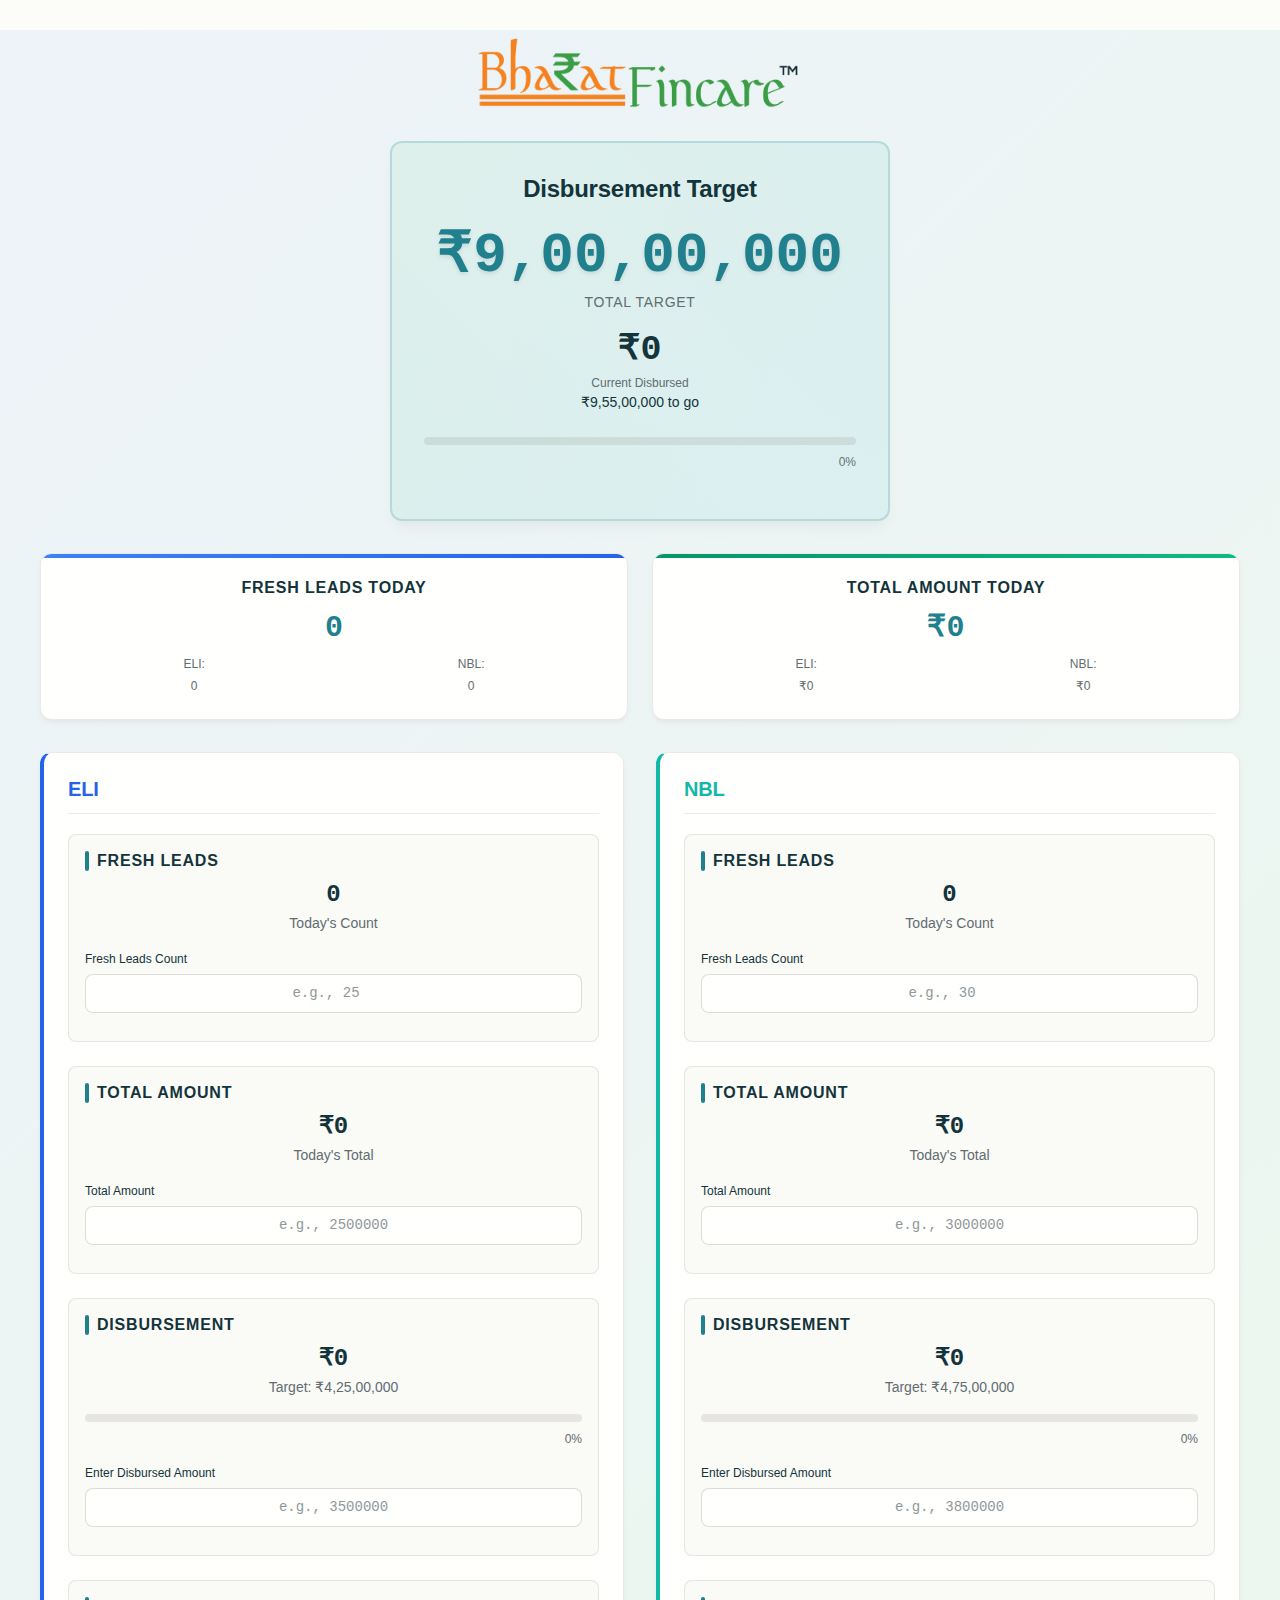
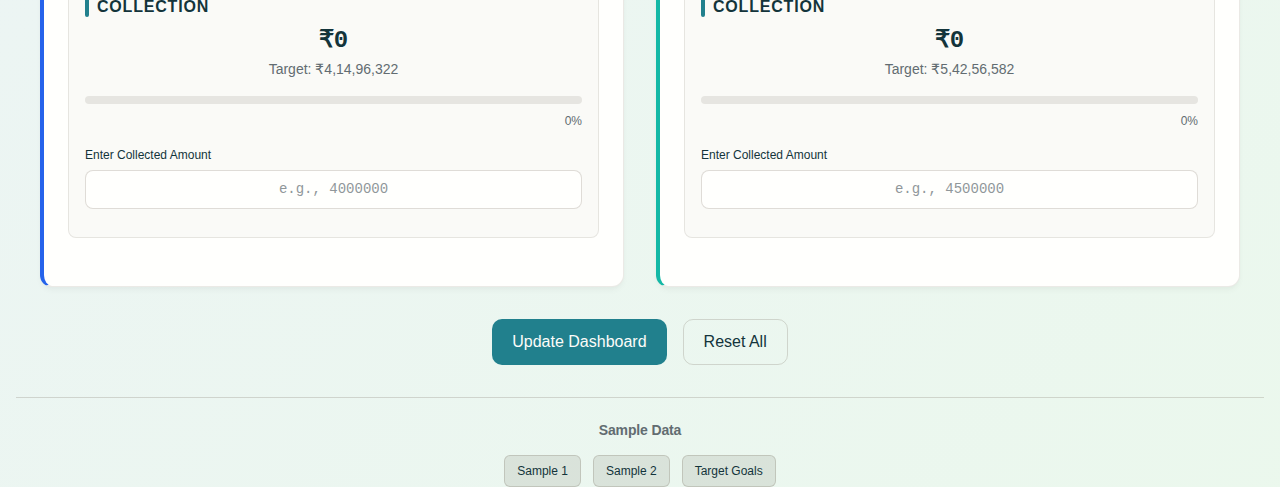
<file: index.html>
<!DOCTYPE html>
<html lang="en">

<head>
    <meta charset="UTF-8">
    <meta name="viewport" content="width=device-width, initial-scale=1.0">
    <title>Bharatfincare - Comprehensive Dashboard</title>
    <link rel="icon" type="image/x-icon" href="favicon.ico">
    <link rel="stylesheet" href="style.css">
</head>

<body>
    <img src="logo-2.png" alt="BharatFincare Logo"
        style="max-width: 350px; display: block; margin: 30px auto 20px auto;">
    <div class="container">
        <!-- Combined Target Section -->
        <section class="combined-target-section">
            <div class="combined-target-card">
                <h2 class="combined-title">Disbursement Target</h2>
                <div class="combined-target-display">
                    <div class="target-amount">₹9,00,00,000</div>
                    <div class="target-label">Total Target</div>
                </div>
                <div class="combined-current-display">
                    <div class="current-amount" id="combined-current">₹0</div>
                    <div class="current-label">Current Disbursed</div>
                    <div class="to-go-amount" id="combined-to-go"></div>
                </div>
                <div class="progress-container">
                    <div class="progress-bar">
                        <div class="progress-fill combined-progress" id="combined-progress"></div>
                    </div>
                    <div class="progress-percentage" id="combined-percentage">0%</div>
                </div>
            </div>
        </section>

        <!-- Summary Section for Fresh Leads and Total Amount -->
        <section class="summary-section">
            <div class="summary-cards">
                <div class="summary-card fresh-leads">
                    <h3>Fresh Leads Today</h3>
                    <div class="summary-value" id="total-fresh-leads">0</div>
                    <div class="summary-breakdown">
                        <span>ELI: <span id="eli-fresh-summary">0</span></span>
                        <span>NBL: <span id="nbl-fresh-summary">0</span></span>
                    </div>
                </div>
                <div class="summary-card total-amount">
                    <h3>Total Amount Today</h3>
                    <div class="summary-value" id="total-amount-summary">₹0</div>
                    <div class="summary-breakdown">
                        <span>ELI: <span id="eli-amount-summary">₹0</span></span>
                        <span>NBL: <span id="nbl-amount-summary">₹0</span></span>
                    </div>
                </div>
            </div>
        </section>

        <!-- Team Sections -->
        <div class="teams-container">
            <!-- ELI Team Section -->
            <div class="team-card" data-team="eli">
                <div class="team-header">
                    <h3 class="team-name">ELI</h3>
                    <div class="team-status" id="eli-status"></div>
                </div>

                <!-- Fresh Leads -->
                <div class="metric-section">
                    <h4>Fresh Leads</h4>
                    <div class="metric-display">
                        <div class="current-value" id="eli-fresh-leads">0</div>
                        <div class="target-value">Today's Count</div>
                    </div>
                    <div class="input-group">
                        <label for="eli-fresh-input" class="form-label">Fresh Leads Count</label>
                        <input type="number" id="eli-fresh-input" class="form-control" placeholder="e.g., 25" min="0">
                    </div>
                </div>

                <!-- Total Amount -->
                <div class="metric-section">
                    <h4>Total Amount</h4>
                    <div class="metric-display">
                        <div class="current-value" id="eli-total-amount">₹0</div>
                        <div class="target-value">Today's Total</div>
                    </div>
                    <div class="input-group">
                        <label for="eli-amount-input" class="form-label">Total Amount</label>
                        <input type="text" id="eli-amount-input" class="form-control" placeholder="e.g., 2500000"
                            inputmode="numeric">
                    </div>
                </div>

                <!-- Disbursement Section -->
                <div class="metric-section">
                    <h4>Disbursement</h4>
                    <div class="metric-display">
                        <div class="current-value" id="eli-disbursed">₹0</div>
                        <div class="target-value">Target: ₹4,25,00,000</div>
                    </div>
                    <div class="progress-container">
                        <div class="progress-bar">
                            <div class="progress-fill eli-disbursement-progress" id="eli-disbursement-progress"></div>
                        </div>
                        <div class="progress-percentage" id="eli-disbursement-percentage">0%</div>
                    </div>
                    <div class="input-group">
                        <label for="eli-disbursement-input" class="form-label">Enter Disbursed Amount</label>
                        <input type="text" id="eli-disbursement-input" class="form-control" placeholder="e.g., 3500000"
                            inputmode="numeric">
                    </div>
                </div>

                <!-- Collection Section -->
                <div class="metric-section">
                    <h4>Collection</h4>
                    <div class="metric-display">
                        <div class="current-value" id="eli-collected">₹0</div>
                        <div class="target-value">Target: ₹4,14,96,322</div>
                    </div>
                    <div class="progress-container">
                        <div class="progress-bar">
                            <div class="progress-fill eli-collection-progress" id="eli-collection-progress"></div>
                        </div>
                        <div class="progress-percentage" id="eli-collection-percentage">0%</div>
                    </div>
                    <div class="input-group">
                        <label for="eli-collection-input" class="form-label">Enter Collected Amount</label>
                        <input type="text" id="eli-collection-input" class="form-control" placeholder="e.g., 4000000"
                            inputmode="numeric">
                    </div>
                </div>
            </div>

            <!-- NBL Team Section -->
            <div class="team-card" data-team="nbl">
                <div class="team-header">
                    <h3 class="team-name">NBL</h3>
                    <div class="team-status" id="nbl-status"></div>
                </div>

                <!-- Fresh Leads -->
                <div class="metric-section">
                    <h4>Fresh Leads</h4>
                    <div class="metric-display">
                        <div class="current-value" id="nbl-fresh-leads">0</div>
                        <div class="target-value">Today's Count</div>
                    </div>
                    <div class="input-group">
                        <label for="nbl-fresh-input" class="form-label">Fresh Leads Count</label>
                        <input type="number" id="nbl-fresh-input" class="form-control" placeholder="e.g., 30" min="0">
                    </div>
                </div>

                <!-- Total Amount -->
                <div class="metric-section">
                    <h4>Total Amount</h4>
                    <div class="metric-display">
                        <div class="current-value" id="nbl-total-amount">₹0</div>
                        <div class="target-value">Today's Total</div>
                    </div>
                    <div class="input-group">
                        <label for="nbl-amount-input" class="form-label">Total Amount</label>
                        <input type="text" id="nbl-amount-input" class="form-control" placeholder="e.g., 3000000"
                            inputmode="numeric">
                    </div>
                </div>

                <!-- Disbursement Section -->
                <div class="metric-section">
                    <h4>Disbursement</h4>
                    <div class="metric-display">
                        <div class="current-value" id="nbl-disbursed">₹0</div>
                        <div class="target-value">Target: ₹4,75,00,000</div>
                    </div>
                    <div class="progress-container">
                        <div class="progress-bar">
                            <div class="progress-fill nbl-disbursement-progress" id="nbl-disbursement-progress"></div>
                        </div>
                        <div class="progress-percentage" id="nbl-disbursement-percentage">0%</div>
                    </div>
                    <div class="input-group">
                        <label for="nbl-disbursement-input" class="form-label">Enter Disbursed Amount</label>
                        <input type="text" id="nbl-disbursement-input" class="form-control" placeholder="e.g., 3800000"
                            inputmode="numeric">
                    </div>
                </div>

                <!-- Collection Section -->
                <div class="metric-section">
                    <h4>Collection</h4>
                    <div class="metric-display">
                        <div class="current-value" id="nbl-collected">₹0</div>
                        <div class="target-value">Target: ₹5,42,56,582</div>
                    </div>
                    <div class="progress-container">
                        <div class="progress-bar">
                            <div class="progress-fill nbl-collection-progress" id="nbl-collection-progress"></div>
                        </div>
                        <div class="progress-percentage" id="nbl-collection-percentage">0%</div>
                    </div>
                    <div class="input-group">
                        <label for="nbl-collection-input" class="form-label">Enter Collected Amount</label>
                        <input type="text" id="nbl-collection-input" class="form-control" placeholder="e.g., 4500000"
                            inputmode="numeric">
                    </div>
                </div>
            </div>
        </div>

        <!-- Controls Section -->
        <div class="controls-section">
            <div class="button-group">
                <button id="update-btn" class="btn btn--primary btn--lg">
                    <span class="button-text">Update Dashboard</span>
                    <span class="loading-spinner hidden"></span>
                </button>
                <button id="reset-btn" class="btn btn--outline btn--lg">Reset All</button>
            </div>
        </div>

        <!-- Sample Data Section -->
        <div class="sample-data">
            <h4>Sample Data</h4>
            <div class="sample-buttons">
                <button class="btn btn--sm btn--secondary sample-btn" data-eli-disbursed="35000000"
                    data-eli-collected="40000000" data-nbl-disbursed="38000000" data-nbl-collected="45000000"
                    data-eli-fresh="25" data-nbl-fresh="30" data-eli-amount="2500000" data-nbl-amount="3000000">Sample
                    1</button>
                <button class="btn btn--sm btn--secondary sample-btn" data-eli-disbursed="25000000"
                    data-eli-collected="30000000" data-nbl-disbursed="20000000" data-nbl-collected="25000000"
                    data-eli-fresh="15" data-nbl-fresh="20" data-eli-amount="1500000" data-nbl-amount="2000000">Sample
                    2</button>
                <button class="btn btn--sm btn--secondary sample-btn" data-eli-disbursed="44100000"
                    data-eli-collected="47386551" data-nbl-disbursed="45100000" data-nbl-collected="53336813"
                    data-eli-fresh="50" data-nbl-fresh="55" data-eli-amount="5000000" data-nbl-amount="5500000">Target
                    Goals</button>
            </div>
        </div>
    </div>

    <script src="app.js"></script>
</body>

</html>
</file>
<file: style.css>
:root {
  /* Primitive Color Tokens */
  --color-white: rgba(255, 255, 255, 1);
  --color-black: rgba(0, 0, 0, 1);
  --color-cream-50: rgba(252, 252, 249, 1);
  --color-cream-100: rgba(255, 255, 253, 1);
  --color-gray-200: rgba(245, 245, 245, 1);
  --color-gray-300: rgba(167, 169, 169, 1);
  --color-gray-400: rgba(119, 124, 124, 1);
  --color-slate-500: rgba(98, 108, 113, 1);
  --color-brown-600: rgba(94, 82, 64, 1);
  --color-charcoal-700: rgba(31, 33, 33, 1);
  --color-charcoal-800: rgba(38, 40, 40, 1);
  --color-slate-900: rgba(19, 52, 59, 1);
  --color-teal-300: rgba(50, 184, 198, 1);
  --color-teal-400: rgba(45, 166, 178, 1);
  --color-teal-500: rgba(33, 128, 141, 1);
  --color-teal-600: rgba(29, 116, 128, 1);
  --color-teal-700: rgba(26, 104, 115, 1);
  --color-teal-800: rgba(41, 150, 161, 1);
  --color-red-400: rgba(255, 84, 89, 1);
  --color-red-500: rgba(192, 21, 47, 1);
  --color-orange-400: rgba(230, 129, 97, 1);
  --color-orange-500: rgba(168, 75, 47, 1);

  /* RGB versions for opacity control */
  --color-brown-600-rgb: 94, 82, 64;
  --color-teal-500-rgb: 33, 128, 141;
  --color-slate-900-rgb: 19, 52, 59;
  --color-slate-500-rgb: 98, 108, 113;
  --color-red-500-rgb: 192, 21, 47;
  --color-red-400-rgb: 255, 84, 89;
  --color-orange-500-rgb: 168, 75, 47;
  --color-orange-400-rgb: 230, 129, 97;

  /* Background color tokens (Light Mode) */
  --color-bg-1: rgba(59, 130, 246, 0.08); /* Light blue */
  --color-bg-2: rgba(245, 158, 11, 0.08); /* Light yellow */
  --color-bg-3: rgba(34, 197, 94, 0.08); /* Light green */
  --color-bg-4: rgba(239, 68, 68, 0.08); /* Light red */
  --color-bg-5: rgba(147, 51, 234, 0.08); /* Light purple */
  --color-bg-6: rgba(249, 115, 22, 0.08); /* Light orange */
  --color-bg-7: rgba(236, 72, 153, 0.08); /* Light pink */
  --color-bg-8: rgba(6, 182, 212, 0.08); /* Light cyan */

  /* Semantic Color Tokens (Light Mode) */
  --color-background: var(--color-cream-50);
  --color-surface: var(--color-cream-100);
  --color-text: var(--color-slate-900);
  --color-text-secondary: var(--color-slate-500);
  --color-primary: var(--color-teal-500);
  --color-primary-hover: var(--color-teal-600);
  --color-primary-active: var(--color-teal-700);
  --color-secondary: rgba(var(--color-brown-600-rgb), 0.12);
  --color-secondary-hover: rgba(var(--color-brown-600-rgb), 0.2);
  --color-secondary-active: rgba(var(--color-brown-600-rgb), 0.25);
  --color-border: rgba(var(--color-brown-600-rgb), 0.2);
  --color-btn-primary-text: var(--color-cream-50);
  --color-card-border: rgba(var(--color-brown-600-rgb), 0.12);
  --color-card-border-inner: rgba(var(--color-brown-600-rgb), 0.12);
  --color-error: var(--color-red-500);
  --color-success: var(--color-teal-500);
  --color-warning: var(--color-orange-500);
  --color-info: var(--color-slate-500);
  --color-focus-ring: rgba(var(--color-teal-500-rgb), 0.4);
  --color-select-caret: rgba(var(--color-slate-900-rgb), 0.8);

  /* Common style patterns */
  --focus-ring: 0 0 0 3px var(--color-focus-ring);
  --focus-outline: 2px solid var(--color-primary);
  --status-bg-opacity: 0.15;
  --status-border-opacity: 0.25;
  --select-caret-light: url("data:image/svg+xml,%3Csvg xmlns='http://www.w3.org/2000/svg' width='16' height='16' viewBox='0 0 24 24' fill='none' stroke='%23134252' stroke-width='2' stroke-linecap='round' stroke-linejoin='round'%3E%3Cpolyline points='6 9 12 15 18 9'%3E%3C/polyline%3E%3C/svg%3E");
  --select-caret-dark: url("data:image/svg+xml,%3Csvg xmlns='http://www.w3.org/2000/svg' width='16' height='16' viewBox='0 0 24 24' fill='none' stroke='%23f5f5f5' stroke-width='2' stroke-linecap='round' stroke-linejoin='round'%3E%3Cpolyline points='6 9 12 15 18 9'%3E%3C/polyline%3E%3C/svg%3E");

  /* RGB versions for opacity control */
  --color-success-rgb: 33, 128, 141;
  --color-error-rgb: 192, 21, 47;
  --color-warning-rgb: 168, 75, 47;
  --color-info-rgb: 98, 108, 113;

  /* Typography */
  --font-family-base: "FKGroteskNeue", "Geist", "Inter", -apple-system,
    BlinkMacSystemFont, "Segoe UI", Roboto, sans-serif;
  --font-family-mono: "Berkeley Mono", ui-monospace, SFMono-Regular, Menlo,
    Monaco, Consolas, monospace;
  --font-size-xs: 11px;
  --font-size-sm: 12px;
  --font-size-base: 14px;
  --font-size-md: 14px;
  --font-size-lg: 16px;
  --font-size-xl: 18px;
  --font-size-2xl: 20px;
  --font-size-3xl: 24px;
  --font-size-4xl: 30px;
  --font-weight-normal: 400;
  --font-weight-medium: 500;
  --font-weight-semibold: 550;
  --font-weight-bold: 600;
  --line-height-tight: 1.2;
  --line-height-normal: 1.5;
  --letter-spacing-tight: -0.01em;

  /* Spacing */
  --space-0: 0;
  --space-1: 1px;
  --space-2: 2px;
  --space-4: 4px;
  --space-6: 6px;
  --space-8: 8px;
  --space-10: 10px;
  --space-12: 12px;
  --space-16: 16px;
  --space-20: 20px;
  --space-24: 24px;
  --space-32: 32px;

  /* Border Radius */
  --radius-sm: 6px;
  --radius-base: 8px;
  --radius-md: 10px;
  --radius-lg: 12px;
  --radius-full: 9999px;

  /* Shadows */
  --shadow-xs: 0 1px 2px rgba(0, 0, 0, 0.02);
  --shadow-sm: 0 1px 3px rgba(0, 0, 0, 0.04), 0 1px 2px rgba(0, 0, 0, 0.02);
  --shadow-md: 0 4px 6px -1px rgba(0, 0, 0, 0.04),
    0 2px 4px -1px rgba(0, 0, 0, 0.02);
  --shadow-lg: 0 10px 15px -3px rgba(0, 0, 0, 0.04),
    0 4px 6px -2px rgba(0, 0, 0, 0.02);
  --shadow-inset-sm: inset 0 1px 0 rgba(255, 255, 255, 0.15),
    inset 0 -1px 0 rgba(0, 0, 0, 0.03);

  /* Animation */
  --duration-fast: 150ms;
  --duration-normal: 250ms;
  --ease-standard: cubic-bezier(0.16, 1, 0.3, 1);

  /* Layout */
  --container-sm: 640px;
  --container-md: 768px;
  --container-lg: 1024px;
  --container-xl: 1280px;
}

/* Dark mode colors */
@media (prefers-color-scheme: dark) {
  :root {
    /* RGB versions for opacity control (Dark Mode) */
    --color-gray-400-rgb: 119, 124, 124;
    --color-teal-300-rgb: 50, 184, 198;
    --color-gray-300-rgb: 167, 169, 169;
    --color-gray-200-rgb: 245, 245, 245;

    /* Background color tokens (Dark Mode) */
    --color-bg-1: rgba(29, 78, 216, 0.15); /* Dark blue */
    --color-bg-2: rgba(180, 83, 9, 0.15); /* Dark yellow */
    --color-bg-3: rgba(21, 128, 61, 0.15); /* Dark green */
    --color-bg-4: rgba(185, 28, 28, 0.15); /* Dark red */
    --color-bg-5: rgba(107, 33, 168, 0.15); /* Dark purple */
    --color-bg-6: rgba(194, 65, 12, 0.15); /* Dark orange */
    --color-bg-7: rgba(190, 24, 93, 0.15); /* Dark pink */
    --color-bg-8: rgba(8, 145, 178, 0.15); /* Dark cyan */
    
    /* Semantic Color Tokens (Dark Mode) */
    --color-background: var(--color-charcoal-700);
    --color-surface: var(--color-charcoal-800);
    --color-text: var(--color-gray-200);
    --color-text-secondary: rgba(var(--color-gray-300-rgb), 0.7);
    --color-primary: var(--color-teal-300);
    --color-primary-hover: var(--color-teal-400);
    --color-primary-active: var(--color-teal-800);
    --color-secondary: rgba(var(--color-gray-400-rgb), 0.15);
    --color-secondary-hover: rgba(var(--color-gray-400-rgb), 0.25);
    --color-secondary-active: rgba(var(--color-gray-400-rgb), 0.3);
    --color-border: rgba(var(--color-gray-400-rgb), 0.3);
    --color-error: var(--color-red-400);
    --color-success: var(--color-teal-300);
    --color-warning: var(--color-orange-400);
    --color-info: var(--color-gray-300);
    --color-focus-ring: rgba(var(--color-teal-300-rgb), 0.4);
    --color-btn-primary-text: var(--color-slate-900);
    --color-card-border: rgba(var(--color-gray-400-rgb), 0.2);
    --color-card-border-inner: rgba(var(--color-gray-400-rgb), 0.15);
    --shadow-inset-sm: inset 0 1px 0 rgba(255, 255, 255, 0.1),
      inset 0 -1px 0 rgba(0, 0, 0, 0.15);
    --button-border-secondary: rgba(var(--color-gray-400-rgb), 0.2);
    --color-border-secondary: rgba(var(--color-gray-400-rgb), 0.2);
    --color-select-caret: rgba(var(--color-gray-200-rgb), 0.8);

    /* Common style patterns - updated for dark mode */
    --focus-ring: 0 0 0 3px var(--color-focus-ring);
    --focus-outline: 2px solid var(--color-primary);
    --status-bg-opacity: 0.15;
    --status-border-opacity: 0.25;
    --select-caret-light: url("data:image/svg+xml,%3Csvg xmlns='http://www.w3.org/2000/svg' width='16' height='16' viewBox='0 0 24 24' fill='none' stroke='%23134252' stroke-width='2' stroke-linecap='round' stroke-linejoin='round'%3E%3Cpolyline points='6 9 12 15 18 9'%3E%3C/polyline%3E%3C/svg%3E");
    --select-caret-dark: url("data:image/svg+xml,%3Csvg xmlns='http://www.w3.org/2000/svg' width='16' height='16' viewBox='0 0 24 24' fill='none' stroke='%23f5f5f5' stroke-width='2' stroke-linecap='round' stroke-linejoin='round'%3E%3Cpolyline points='6 9 12 15 18 9'%3E%3C/polyline%3E%3C/svg%3E");

    /* RGB versions for dark mode */
    --color-success-rgb: var(--color-teal-300-rgb);
    --color-error-rgb: var(--color-red-400-rgb);
    --color-warning-rgb: var(--color-orange-400-rgb);
    --color-info-rgb: var(--color-gray-300-rgb);
  }
}

/* Data attribute for manual theme switching */
[data-color-scheme="dark"] {
  /* RGB versions for opacity control (dark mode) */
  --color-gray-400-rgb: 119, 124, 124;
  --color-teal-300-rgb: 50, 184, 198;
  --color-gray-300-rgb: 167, 169, 169;
  --color-gray-200-rgb: 245, 245, 245;

  /* Colorful background palette - Dark Mode */
  --color-bg-1: rgba(29, 78, 216, 0.15); /* Dark blue */
  --color-bg-2: rgba(180, 83, 9, 0.15); /* Dark yellow */
  --color-bg-3: rgba(21, 128, 61, 0.15); /* Dark green */
  --color-bg-4: rgba(185, 28, 28, 0.15); /* Dark red */
  --color-bg-5: rgba(107, 33, 168, 0.15); /* Dark purple */
  --color-bg-6: rgba(194, 65, 12, 0.15); /* Dark orange */
  --color-bg-7: rgba(190, 24, 93, 0.15); /* Dark pink */
  --color-bg-8: rgba(8, 145, 178, 0.15); /* Dark cyan */
  
  /* Semantic Color Tokens (Dark Mode) */
  --color-background: var(--color-charcoal-700);
  --color-surface: var(--color-charcoal-800);
  --color-text: var(--color-gray-200);
  --color-text-secondary: rgba(var(--color-gray-300-rgb), 0.7);
  --color-primary: var(--color-teal-300);
  --color-primary-hover: var(--color-teal-400);
  --color-primary-active: var(--color-teal-800);
  --color-secondary: rgba(var(--color-gray-400-rgb), 0.15);
  --color-secondary-hover: rgba(var(--color-gray-400-rgb), 0.25);
  --color-secondary-active: rgba(var(--color-gray-400-rgb), 0.3);
  --color-border: rgba(var(--color-gray-400-rgb), 0.3);
  --color-error: var(--color-red-400);
  --color-success: var(--color-teal-300);
  --color-warning: var(--color-orange-400);
  --color-info: var(--color-gray-300);
  --color-focus-ring: rgba(var(--color-teal-300-rgb), 0.4);
  --color-btn-primary-text: var(--color-slate-900);
  --color-card-border: rgba(var(--color-gray-400-rgb), 0.15);
  --color-card-border-inner: rgba(var(--color-gray-400-rgb), 0.15);
  --shadow-inset-sm: inset 0 1px 0 rgba(255, 255, 255, 0.1),
    inset 0 -1px 0 rgba(0, 0, 0, 0.15);
  --color-border-secondary: rgba(var(--color-gray-400-rgb), 0.2);
  --color-select-caret: rgba(var(--color-gray-200-rgb), 0.8);

  /* Common style patterns - updated for dark mode */
  --focus-ring: 0 0 0 3px var(--color-focus-ring);
  --focus-outline: 2px solid var(--color-primary);
  --status-bg-opacity: 0.15;
  --status-border-opacity: 0.25;
  --select-caret-light: url("data:image/svg+xml,%3Csvg xmlns='http://www.w3.org/2000/svg' width='16' height='16' viewBox='0 0 24 24' fill='none' stroke='%23134252' stroke-width='2' stroke-linecap='round' stroke-linejoin='round'%3E%3Cpolyline points='6 9 12 15 18 9'%3E%3C/polyline%3E%3C/svg%3E");
  --select-caret-dark: url("data:image/svg+xml,%3Csvg xmlns='http://www.w3.org/2000/svg' width='16' height='16' viewBox='0 0 24 24' fill='none' stroke='%23f5f5f5' stroke-width='2' stroke-linecap='round' stroke-linejoin='round'%3E%3Cpolyline points='6 9 12 15 18 9'%3E%3C/polyline%3E%3C/svg%3E");

  /* RGB versions for dark mode */
  --color-success-rgb: var(--color-teal-300-rgb);
  --color-error-rgb: var(--color-red-400-rgb);
  --color-warning-rgb: var(--color-orange-400-rgb);
  --color-info-rgb: var(--color-gray-300-rgb);
}

[data-color-scheme="light"] {
  /* RGB versions for opacity control (light mode) */
  --color-brown-600-rgb: 94, 82, 64;
  --color-teal-500-rgb: 33, 128, 141;
  --color-slate-900-rgb: 19, 52, 59;
  
  /* Semantic Color Tokens (Light Mode) */
  --color-background: var(--color-cream-50);
  --color-surface: var(--color-cream-100);
  --color-text: var(--color-slate-900);
  --color-text-secondary: var(--color-slate-500);
  --color-primary: var(--color-teal-500);
  --color-primary-hover: var(--color-teal-600);
  --color-primary-active: var(--color-teal-700);
  --color-secondary: rgba(var(--color-brown-600-rgb), 0.12);
  --color-secondary-hover: rgba(var(--color-brown-600-rgb), 0.2);
  --color-secondary-active: rgba(var(--color-brown-600-rgb), 0.25);
  --color-border: rgba(var(--color-brown-600-rgb), 0.2);
  --color-btn-primary-text: var(--color-cream-50);
  --color-card-border: rgba(var(--color-brown-600-rgb), 0.12);
  --color-card-border-inner: rgba(var(--color-brown-600-rgb), 0.12);
  --color-error: var(--color-red-500);
  --color-success: var(--color-teal-500);
  --color-warning: var(--color-orange-500);
  --color-info: var(--color-slate-500);
  --color-focus-ring: rgba(var(--color-teal-500-rgb), 0.4);

  /* RGB versions for light mode */
  --color-success-rgb: var(--color-teal-500-rgb);
  --color-error-rgb: var(--color-red-500-rgb);
  --color-warning-rgb: var(--color-orange-500-rgb);
  --color-info-rgb: var(--color-slate-500-rgb);
}

/* Base styles */
html {
  font-size: var(--font-size-base);
  font-family: var(--font-family-base);
  line-height: var(--line-height-normal);
  color: var(--color-text);
  background-color: var(--color-background);
  -webkit-font-smoothing: antialiased;
  box-sizing: border-box;
}

body {
  margin: 0;
  padding: 0;
}

*,
*::before,
*::after {
  box-sizing: inherit;
}

/* Typography */
h1,
h2,
h3,
h4,
h5,
h6 {
  margin: 0;
  font-weight: var(--font-weight-semibold);
  line-height: var(--line-height-tight);
  color: var(--color-text);
  letter-spacing: var(--letter-spacing-tight);
}

h1 {
  font-size: var(--font-size-4xl);
}
h2 {
  font-size: var(--font-size-3xl);
}
h3 {
  font-size: var(--font-size-2xl);
}
h4 {
  font-size: var(--font-size-xl);
}
h5 {
  font-size: var(--font-size-lg);
}
h6 {
  font-size: var(--font-size-md);
}

p {
  margin: 0 0 var(--space-16) 0;
}

a {
  color: var(--color-primary);
  text-decoration: none;
  transition: color var(--duration-fast) var(--ease-standard);
}

a:hover {
  color: var(--color-primary-hover);
}

code,
pre {
  font-family: var(--font-family-mono);
  font-size: calc(var(--font-size-base) * 0.95);
  background-color: var(--color-secondary);
  border-radius: var(--radius-sm);
}

code {
  padding: var(--space-1) var(--space-4);
}

pre {
  padding: var(--space-16);
  margin: var(--space-16) 0;
  overflow: auto;
  border: 1px solid var(--color-border);
}

pre code {
  background: none;
  padding: 0;
}

/* Buttons */
.btn {
  display: inline-flex;
  align-items: center;
  justify-content: center;
  padding: var(--space-8) var(--space-16);
  border-radius: var(--radius-base);
  font-size: var(--font-size-base);
  font-weight: 500;
  line-height: 1.5;
  cursor: pointer;
  transition: all var(--duration-normal) var(--ease-standard);
  border: none;
  text-decoration: none;
  position: relative;
}

.btn:focus-visible {
  outline: none;
  box-shadow: var(--focus-ring);
}

.btn--primary {
  background: var(--color-primary);
  color: var(--color-btn-primary-text);
}

.btn--primary:hover {
  background: var(--color-primary-hover);
}

.btn--primary:active {
  background: var(--color-primary-active);
}

.btn--secondary {
  background: var(--color-secondary);
  color: var(--color-text);
}

.btn--secondary:hover {
  background: var(--color-secondary-hover);
}

.btn--secondary:active {
  background: var(--color-secondary-active);
}

.btn--outline {
  background: transparent;
  border: 1px solid var(--color-border);
  color: var(--color-text);
}

.btn--outline:hover {
  background: var(--color-secondary);
}

.btn--sm {
  padding: var(--space-4) var(--space-12);
  font-size: var(--font-size-sm);
  border-radius: var(--radius-sm);
}

.btn--lg {
  padding: var(--space-10) var(--space-20);
  font-size: var(--font-size-lg);
  border-radius: var(--radius-md);
}

.btn--full-width {
  width: 100%;
}

.btn:disabled {
  opacity: 0.5;
  cursor: not-allowed;
}

/* Form elements */
.form-control {
  display: block;
  width: 100%;
  padding: var(--space-8) var(--space-12);
  font-size: var(--font-size-md);
  line-height: 1.5;
  color: var(--color-text);
  background-color: var(--color-surface);
  border: 1px solid var(--color-border);
  border-radius: var(--radius-base);
  transition: border-color var(--duration-fast) var(--ease-standard),
    box-shadow var(--duration-fast) var(--ease-standard);
}

textarea.form-control {
  font-family: var(--font-family-base);
  font-size: var(--font-size-base);
}

select.form-control {
  padding: var(--space-8) var(--space-12);
  -webkit-appearance: none;
  -moz-appearance: none;
  appearance: none;
  background-image: var(--select-caret-light);
  background-repeat: no-repeat;
  background-position: right var(--space-12) center;
  background-size: 16px;
  padding-right: var(--space-32);
}

/* Add a dark mode specific caret */
@media (prefers-color-scheme: dark) {
  select.form-control {
    background-image: var(--select-caret-dark);
  }
}

/* Also handle data-color-scheme */
[data-color-scheme="dark"] select.form-control {
  background-image: var(--select-caret-dark);
}

[data-color-scheme="light"] select.form-control {
  background-image: var(--select-caret-light);
}

.form-control:focus {
  border-color: var(--color-primary);
  outline: var(--focus-outline);
}

.form-label {
  display: block;
  margin-bottom: var(--space-8);
  font-weight: var(--font-weight-medium);
  font-size: var(--font-size-sm);
}

.form-group {
  margin-bottom: var(--space-16);
}

/* Card component */
.card {
  background-color: var(--color-surface);
  border-radius: var(--radius-lg);
  border: 1px solid var(--color-card-border);
  box-shadow: var(--shadow-sm);
  overflow: hidden;
  transition: box-shadow var(--duration-normal) var(--ease-standard);
}

.card:hover {
  box-shadow: var(--shadow-md);
}

.card__body {
  padding: var(--space-16);
}

.card__header,
.card__footer {
  padding: var(--space-16);
  border-bottom: 1px solid var(--color-card-border-inner);
}

/* Status indicators - simplified with CSS variables */
.status {
  display: inline-flex;
  align-items: center;
  padding: var(--space-6) var(--space-12);
  border-radius: var(--radius-full);
  font-weight: var(--font-weight-medium);
  font-size: var(--font-size-sm);
}

.status--success {
  background-color: rgba(
    var(--color-success-rgb, 33, 128, 141),
    var(--status-bg-opacity)
  );
  color: var(--color-success);
  border: 1px solid
    rgba(var(--color-success-rgb, 33, 128, 141), var(--status-border-opacity));
}

.status--error {
  background-color: rgba(
    var(--color-error-rgb, 192, 21, 47),
    var(--status-bg-opacity)
  );
  color: var(--color-error);
  border: 1px solid
    rgba(var(--color-error-rgb, 192, 21, 47), var(--status-border-opacity));
}

.status--warning {
  background-color: rgba(
    var(--color-warning-rgb, 168, 75, 47),
    var(--status-bg-opacity)
  );
  color: var(--color-warning);
  border: 1px solid
    rgba(var(--color-warning-rgb, 168, 75, 47), var(--status-border-opacity));
}

.status--info {
  background-color: rgba(
    var(--color-info-rgb, 98, 108, 113),
    var(--status-bg-opacity)
  );
  color: var(--color-info);
  border: 1px solid
    rgba(var(--color-info-rgb, 98, 108, 113), var(--status-border-opacity));
}

/* Container layout */
.container {
  width: 100%;
  margin-right: auto;
  margin-left: auto;
  padding-right: var(--space-16);
  padding-left: var(--space-16);
}

@media (min-width: 640px) {
  .container {
    max-width: var(--container-sm);
  }
}
@media (min-width: 768px) {
  .container {
    max-width: var(--container-md);
  }
}
@media (min-width: 1024px) {
  .container {
    max-width: var(--container-lg);
  }
}
@media (min-width: 1280px) {
  .container {
    max-width: var(--container-xl);
  }
}

/* Utility classes */
.flex {
  display: flex;
}
.flex-col {
  flex-direction: column;
}
.items-center {
  align-items: center;
}
.justify-center {
  justify-content: center;
}
.justify-between {
  justify-content: space-between;
}
.gap-4 {
  gap: var(--space-4);
}
.gap-8 {
  gap: var(--space-8);
}
.gap-16 {
  gap: var(--space-16);
}

.m-0 {
  margin: 0;
}
.mt-8 {
  margin-top: var(--space-8);
}
.mb-8 {
  margin-bottom: var(--space-8);
}
.mx-8 {
  margin-left: var(--space-8);
  margin-right: var(--space-8);
}
.my-8 {
  margin-top: var(--space-8);
  margin-bottom: var(--space-8);
}

.p-0 {
  padding: 0;
}
.py-8 {
  padding-top: var(--space-8);
  padding-bottom: var(--space-8);
}
.px-8 {
  padding-left: var(--space-8);
  padding-right: var(--space-8);
}
.py-16 {
  padding-top: var(--space-16);
  padding-bottom: var(--space-16);
}
.px-16 {
  padding-left: var(--space-16);
  padding-right: var(--space-16);
}

.block {
  display: block;
}
.hidden {
  display: none;
}

/* Accessibility */
.sr-only {
  position: absolute;
  width: 1px;
  height: 1px;
  padding: 0;
  margin: -1px;
  overflow: hidden;
  clip: rect(0, 0, 0, 0);
  white-space: nowrap;
  border-width: 0;
}

:focus-visible {
  outline: var(--focus-outline);
  outline-offset: 2px;
}

/* Dark mode specifics */
[data-color-scheme="dark"] .btn--outline {
  border: 1px solid var(--color-border-secondary);
}

@font-face {
  font-family: 'FKGroteskNeue';
  src: url('https://r2cdn.perplexity.ai/fonts/FKGroteskNeue.woff2')
    format('woff2');
}

/* END PERPLEXITY DESIGN SYSTEM */
/* Dashboard specific styles */
body {
  min-height: 100vh;
  background: linear-gradient(135deg, var(--color-bg-1), var(--color-bg-3));
}

/* Header Styles */
.dashboard-header {
  text-align: center;
  padding: var(--space-32) 0;
  margin-bottom: var(--space-32);
}

.header-content {
  display: flex;
  align-items: center;
  justify-content: center;
  gap: var(--space-20);
  flex-wrap: wrap;
}

.company-logo {
  display: flex;
  align-items: center;
  justify-content: center;
}

.logo-icon {
  width: 60px;
  height: 60px;
  background: linear-gradient(135deg, var(--color-primary), var(--color-primary-hover));
  border-radius: var(--radius-base);
  display: flex;
  align-items: center;
  justify-content: center;
  font-size: var(--font-size-lg);
  font-weight: var(--font-weight-bold);
  color: var(--color-btn-primary-text);
  box-shadow: var(--shadow-md);
  border: 2px solid rgba(var(--color-teal-500-rgb), 0.2);
}

.dashboard-header h1 {
  font-size: var(--font-size-4xl);
  font-weight: var(--font-weight-bold);
  color: var(--color-text);
  margin: 0;
  letter-spacing: var(--letter-spacing-tight);
}

/* Combined Target Section */
.combined-target-section {
  margin-bottom: var(--space-32);
  display: flex;
  justify-content: center;
}

.combined-target-card {
  background: linear-gradient(135deg, var(--color-bg-3), var(--color-bg-8));
  border-radius: var(--radius-lg);
  padding: var(--space-32);
  box-shadow: var(--shadow-lg);
  border: 2px solid rgba(var(--color-teal-500-rgb), 0.2);
  text-align: center;
  min-width: 400px;
  max-width: 500px;
  width: 100%;
  position: relative;
  overflow: hidden;
}

.combined-target-card::before {
  content: '';
  position: absolute;
  top: 0;
  left: 0;
  right: 0;
  bottom: 0;
  background: linear-gradient(45deg, transparent, rgba(255, 255, 255, 0.05), transparent);
  pointer-events: none;
}

.combined-title {
  font-size: var(--font-size-3xl);
  font-weight: var(--font-weight-bold);
  color: var(--color-text);
  margin-bottom: var(--space-24);
  position: relative;
  z-index: 1;
}

.combined-target-display {
  margin-bottom: var(--space-20);
  position: relative;
  z-index: 1;
}

.target-amount {
  font-size: 4rem;
  font-weight: var(--font-weight-bold);
  font-family: var(--font-family-mono);
  color: var(--color-primary);
  line-height: 1;
  margin-bottom: var(--space-8);
  text-shadow: 0 2px 4px rgba(0, 0, 0, 0.1);
}

.target-label {
  font-size: var(--font-size-base);
  color: var(--color-text-secondary);
  font-weight: var(--font-weight-medium);
  text-transform: uppercase;
  letter-spacing: 0.05em;
}

.combined-current-display {
  margin-bottom: var(--space-24);
  position: relative;
  z-index: 1;
}

.current-amount {
  font-size: 2.5rem;
  font-weight: var(--font-weight-bold);
  font-family: var(--font-family-mono);
  color: var(--color-text);
  line-height: 1;
  margin-bottom: var(--space-6);
}

.current-label {
  font-size: var(--font-size-sm);
  color: var(--color-text-secondary);
  font-weight: var(--font-weight-medium);
}

.combined-progress {
  background: linear-gradient(90deg, var(--color-primary), var(--color-primary-hover));
  box-shadow: 0 2px 4px rgba(var(--color-teal-500-rgb), 0.3);
}

/* Teams Container */
.teams-container {
  display: grid;
  grid-template-columns: 1fr 1fr;
  gap: var(--space-32);
  margin-bottom: var(--space-32);
  max-width: 1200px;
  margin-left: auto;
  margin-right: auto;
}

@media (max-width: 768px) {
  .teams-container {
    grid-template-columns: 1fr;
    gap: var(--space-20);
  }
  
  .combined-target-card {
    min-width: auto;
    padding: var(--space-24);
  }
  
  .target-amount {
    font-size: 3rem;
  }
  
  .current-amount {
    font-size: 2rem;
  }
  
  .header-content {
    flex-direction: column;
    gap: var(--space-16);
  }
  
  .logo-icon {
    width: 50px;
    height: 50px;
    font-size: var(--font-size-base);
  }
  
  .dashboard-header h1 {
    font-size: var(--font-size-3xl);
  }
}

/* Team Cards */
.team-card {
  background: var(--color-surface);
  border-radius: var(--radius-lg);
  padding: var(--space-24);
  box-shadow: var(--shadow-md);
  border: 1px solid var(--color-card-border);
  transition: all var(--duration-normal) var(--ease-standard);
}

.team-card:hover {
  transform: translateY(-2px);
  box-shadow: var(--shadow-lg);
}

.team-card[data-team="eli"] {
  border-left: 4px solid #2563eb;
}

.team-card[data-team="nbl"] {
  border-left: 4px solid #14b8a6;
}

.team-header {
  display: flex;
  justify-content: space-between;
  align-items: center;
  margin-bottom: var(--space-20);
  padding-bottom: var(--space-12);
  border-bottom: 1px solid var(--color-card-border-inner);
}

.team-name {
  font-size: var(--font-size-2xl);
  font-weight: var(--font-weight-bold);
  margin: 0;
}

.team-card[data-team="eli"] .team-name {
  color: #2563eb;
}

.team-card[data-team="nbl"] .team-name {
  color: #14b8a6;
}

.team-status {
  padding: var(--space-6) var(--space-12);
  border-radius: var(--radius-full);
  font-size: var(--font-size-sm);
  font-weight: var(--font-weight-medium);
  min-width: 80px;
  text-align: center;
}

.team-status.leading {
  background: linear-gradient(135deg, #fbbf24, #f59e0b);
  color: var(--color-white);
  animation: pulse 2s infinite;
}

.team-status.trailing {
  background: var(--color-secondary);
  color: var(--color-text-secondary);
}

@keyframes pulse {
  0%, 100% { transform: scale(1); }
  50% { transform: scale(1.05); }
}

/* Metric Sections */
.metric-section {
  margin-bottom: var(--space-24);
  padding: var(--space-16);
  background: rgba(var(--color-brown-600-rgb, var(--color-gray-400-rgb)), 0.03);
  border-radius: var(--radius-base);
  border: 1px solid var(--color-card-border-inner);
}

.metric-section h4 {
  font-size: var(--font-size-lg);
  font-weight: var(--font-weight-semibold);
  color: var(--color-text);
  margin-bottom: var(--space-12);
  text-transform: uppercase;
  letter-spacing: 0.05em;
}

.metric-display {
  text-align: center;
  margin-bottom: var(--space-16);
}

.current-value {
  font-size: var(--font-size-3xl);
  font-weight: var(--font-weight-bold);
  font-family: var(--font-family-mono);
  color: var(--color-text);
  line-height: 1;
  margin-bottom: var(--space-6);
  transition: all var(--duration-normal) var(--ease-standard);
}

.target-value {
  font-size: var(--font-size-base);
  color: var(--color-text-secondary);
  font-weight: var(--font-weight-medium);
}

/* Progress Bars */
.progress-container {
  margin-bottom: var(--space-16);
}

.progress-bar {
  width: 100%;
  height: 8px;
  background: var(--color-secondary);
  border-radius: var(--radius-full);
  overflow: hidden;
  margin-bottom: var(--space-8);
}

.progress-fill {
  height: 100%;
  border-radius: var(--radius-full);
  transition: width var(--duration-normal) var(--ease-standard);
  position: relative;
  width: 0%;
}

.eli-disbursement-progress {
  background: linear-gradient(90deg, #3b82f6, #2563eb);
}

.eli-collection-progress {
  background: linear-gradient(90deg, #8b5cf6, #7c3aed);
}

.nbl-disbursement-progress {
  background: linear-gradient(90deg, #06b6d4, #14b8a6);
}

.nbl-collection-progress {
  background: linear-gradient(90deg, #10b981, #059669);
}

.progress-fill::after {
  content: '';
  position: absolute;
  top: 0;
  left: 0;
  right: 0;
  bottom: 0;
  background: linear-gradient(90deg, transparent, rgba(255,255,255,0.3), transparent);
  animation: shimmer 2s infinite;
}

@keyframes shimmer {
  0% { transform: translateX(-100%); }
  100% { transform: translateX(100%); }
}

.progress-percentage {
  text-align: right;
  font-size: var(--font-size-sm);
  font-weight: var(--font-weight-medium);
  color: var(--color-text-secondary);
}

/* Input Groups */
.input-group {
  margin-bottom: var(--space-12);
}

.form-control {
  font-family: var(--font-family-mono);
  text-align: center;
  background-color: var(--color-surface);
  border: 1px solid var(--color-border);
  color: var(--color-text);
  padding: var(--space-8) var(--space-12);
  border-radius: var(--radius-base);
  width: 100%;
  box-sizing: border-box;
}

.form-control:focus {
  border-color: var(--color-primary);
  outline: var(--focus-outline);
  background-color: var(--color-surface);
}

.form-control::placeholder {
  color: var(--color-text-secondary);
  opacity: 0.7;
}

/* Controls Section */
.controls-section {
  text-align: center;
  margin-bottom: var(--space-32);
}

.button-group {
  display: flex;
  gap: var(--space-16);
  justify-content: center;
  flex-wrap: wrap;
}

.loading-spinner {
  display: inline-block;
  width: 16px;
  height: 16px;
  border: 2px solid transparent;
  border-top: 2px solid currentColor;
  border-radius: 50%;
  animation: spin 1s linear infinite;
  margin-left: var(--space-8);
}

@keyframes spin {
  0% { transform: rotate(0deg); }
  100% { transform: rotate(360deg); }
}

/* Sample Data Section */
.sample-data {
  text-align: center;
  padding-top: var(--space-24);
  border-top: 1px solid var(--color-border);
}

.sample-data h4 {
  margin-bottom: var(--space-16);
  color: var(--color-text-secondary);
  font-size: var(--font-size-base);
}

.sample-buttons {
  display: flex;
  gap: var(--space-12);
  justify-content: center;
  flex-wrap: wrap;
}

.sample-btn {
  transition: all var(--duration-fast) var(--ease-standard);
}

.sample-btn:hover {
  transform: translateY(-1px);
}

/* Animation Classes */
.updating {
  animation: updatePulse 0.3s ease-in-out;
}

@keyframes updatePulse {
  0% { transform: scale(1); }
  50% { transform: scale(1.05); }
  100% { transform: scale(1); }
}

.target-achieved {
  border-left-color: #16a34a !important;
}

.target-achieved .team-name::after {
  content: " ✓";
  color: #16a34a;
  font-size: 0.8em;
}

/* Error States */
.input-error {
  border-color: var(--color-error) !important;
  animation: shake 0.5s ease-in-out;
}

@keyframes shake {
  0%, 100% { transform: translateX(0); }
  25% { transform: translateX(-5px); }
  75% { transform: translateX(5px); }
}

/* Loading State */
.btn:disabled {
  opacity: 0.7;
  cursor: not-allowed;
}

.btn.loading .button-text {
  opacity: 0.7;
}

/* Responsive Adjustments */
@media (max-width: 640px) {
  .team-card {
    padding: var(--space-16);
  }
  
  .current-value {
    font-size: var(--font-size-2xl);
  }
  
  .metric-section {
    padding: var(--space-12);
  }
  
  .button-group {
    flex-direction: column;
    align-items: center;
  }
  
  .btn--lg {
    width: 100%;
    max-width: 300px;
  }
}

/* Summary Section Styles */
.summary-section {
    margin-bottom: var(--space-32);
    max-width: 1200px;
    margin-left: auto;
    margin-right: auto;
}

.summary-cards {
    display: grid;
    grid-template-columns: 1fr 1fr;
    gap: var(--space-24);
}

.summary-card {
    background: var(--color-surface);
    border-radius: var(--radius-lg);
    padding: var(--space-24);
    box-shadow: var(--shadow-md);
    border: 1px solid var(--color-card-border);
    text-align: center;
    position: relative;
    overflow: hidden;
}

.summary-card::before {
    content: '';
    position: absolute;
    top: 0;
    left: 0;
    right: 0;
    height: 4px;
    background: linear-gradient(90deg, var(--color-primary), var(--color-primary-hover));
}

.summary-card.fresh-leads::before {
    background: linear-gradient(90deg, #3b82f6, #2563eb);
}

.summary-card.total-amount::before {
    background: linear-gradient(90deg, #059669, #10b981);
}

.summary-card h3 {
    font-size: var(--font-size-lg);
    font-weight: var(--font-weight-semibold);
    color: var(--color-text);
    margin-bottom: var(--space-16);
    text-transform: uppercase;
    letter-spacing: 0.05em;
}

.summary-value {
    font-size: var(--font-size-4xl);
    font-weight: var(--font-weight-bold);
    font-family: var(--font-family-mono);
    color: var(--color-primary);
    margin-bottom: var(--space-12);
    line-height: 1;
}

.summary-breakdown {
    display: flex;
    justify-content: space-around;
    gap: var(--space-16);
    font-size: var(--font-size-sm);
    color: var(--color-text-secondary);
    font-weight: var(--font-weight-medium);
}

.summary-breakdown span {
    display: flex;
    flex-direction: column;
    align-items: center;
    gap: var(--space-4);
}

/* Number Tracking Styles */

.input-group {
    position: relative;
}

.input-group button {
    margin-top: var(--space-8);
    width: 100%;
}







.number-value {
    max-width: 80px;
    overflow: hidden;
    text-overflow: ellipsis;
    white-space: nowrap;
}



/* Enhanced Form Styles */
.form-label {
    display: block;
    font-size: var(--font-size-sm);
    font-weight: var(--font-weight-medium);
    color: var(--color-text);
    margin-bottom: var(--space-6);
}

.form-control {
    font-family: var(--font-family-mono);
    text-align: center;
    background-color: var(--color-surface);
    border: 1px solid var(--color-border);
    color: var(--color-text);
    padding: var(--space-8) var(--space-12);
    border-radius: var(--radius-base);
    width: 100%;
    box-sizing: border-box;
    transition: all var(--duration-fast) var(--ease-standard);
}

.form-control:focus {
    border-color: var(--color-primary);
    outline: var(--focus-outline);
    background-color: var(--color-surface);
    box-shadow: var(--focus-ring);
}

.form-control::placeholder {
    color: var(--color-text-secondary);
    opacity: 0.7;
}

.form-control.input-error {
    border-color: var(--color-error);
    background-color: rgba(var(--color-error-rgb), 0.05);
    animation: shake 0.5s ease-in-out;
}

@keyframes shake {
    0%, 100% { transform: translateX(0); }
    25% { transform: translateX(-5px); }
    75% { transform: translateX(5px); }
}

/* Enhanced Button Styles */
.btn--sm {
    padding: var(--space-6) var(--space-12);
    font-size: var(--font-size-sm);
    border-radius: var(--radius-sm);
}

.btn--primary:hover {
    background: var(--color-primary-hover);
    transform: translateY(-1px);
    box-shadow: var(--shadow-md);
}

.btn--primary:active {
    background: var(--color-primary-active);
    transform: translateY(0);
}

.btn--secondary {
    background: var(--color-secondary);
    color: var(--color-text);
    border: 1px solid var(--color-border);
}

.btn--secondary:hover {
    background: var(--color-secondary-hover);
    border-color: var(--color-primary);
    color: var(--color-primary);
}

/* Notification System */
.notification {
    position: fixed;
    top: 20px;
    right: 20px;
    padding: var(--space-12) var(--space-16);
    border-radius: var(--radius-base);
    font-size: var(--font-size-sm);
    font-weight: var(--font-weight-medium);
    color: var(--color-white);
    z-index: 1000;
    transform: translateX(100%);
    transition: transform var(--duration-normal) var(--ease-standard);
    box-shadow: var(--shadow-lg);
    max-width: 300px;
}

.notification.show {
    transform: translateX(0);
}

.notification--success {
    background: linear-gradient(135deg, #059669, #10b981);
}

.notification--error {
    background: linear-gradient(135deg, var(--color-error), var(--color-red-400));
}

.notification--warning {
    background: linear-gradient(135deg, var(--color-warning), var(--color-orange-400));
}

.notification--info {
    background: linear-gradient(135deg, var(--color-info), var(--color-slate-500));
}

/* Enhanced Metric Sections */
.metric-section {
    margin-bottom: var(--space-24);
    padding: var(--space-16);
    background: rgba(var(--color-brown-600-rgb, var(--color-gray-400-rgb)), 0.03);
    border-radius: var(--radius-base);
    border: 1px solid var(--color-card-border-inner);
    position: relative;
    transition: all var(--duration-normal) var(--ease-standard);
}

.metric-section:hover {
    transform: translateY(-1px);
    box-shadow: var(--shadow-sm);
    border-color: rgba(var(--color-primary-rgb, var(--color-teal-500-rgb)), 0.2);
}

.metric-section h4 {
    font-size: var(--font-size-lg);
    font-weight: var(--font-weight-semibold);
    color: var(--color-text);
    margin-bottom: var(--space-12);
    text-transform: uppercase;
    letter-spacing: 0.05em;
    display: flex;
    align-items: center;
    gap: var(--space-8);
}

.metric-section h4::before {
    content: '';
    width: 4px;
    height: 20px;
    background: var(--color-primary);
    border-radius: var(--radius-sm);
}

/* Enhanced Loading States */
.loading-spinner {
    display: inline-block;
    width: 16px;
    height: 16px;
    border: 2px solid transparent;
    border-top: 2px solid currentColor;
    border-radius: 50%;
    animation: spin 1s linear infinite;
    margin-left: var(--space-8);
}

.hidden {
    display: none !important;
}

/* Responsive Enhancements */
@media (max-width: 768px) {
    .summary-cards {
        grid-template-columns: 1fr;
        gap: var(--space-16);
    }

    .summary-value {
        font-size: var(--font-size-3xl);
    }

    .summary-breakdown {
        flex-direction: column;
        gap: var(--space-8);
    }

    .teams-container {
        grid-template-columns: 1fr;
        gap: var(--space-20);
    }

    .combined-target-card {
        min-width: auto;
        padding: var(--space-24);
    }

    .target-amount {
        font-size: 3rem;
    }

    .current-amount {
        font-size: 2rem;
    }

    .header-content {
        flex-direction: column;
        gap: var(--space-16);
    }

    .logo-icon {
        width: 50px;
        height: 50px;
        font-size: var(--font-size-base);
    }

    .dashboard-header h1 {
        font-size: var(--font-size-3xl);
    }


    .notification {
        right: 10px;
        left: 10px;
        max-width: none;
        transform: translateY(-100%);
    }

    .notification.show {
        transform: translateY(0);
    }
}

/* Enhanced Animation */
@keyframes pulse {
    0%, 100% { transform: scale(1); }
    50% { transform: scale(1.05); }
}

@keyframes shimmer {
    0% { transform: translateX(-100%); }
    100% { transform: translateX(100%); }
}

@keyframes updatePulse {
    0% { transform: scale(1); }
    50% { transform: scale(1.05); }
    100% { transform: scale(1); }
}

.updating {
    animation: updatePulse 0.3s ease-in-out;
}

/* Enhanced Target Achievement */
.target-achieved {
    border-left-color: #16a34a !important;
    background: linear-gradient(135deg, 
        rgba(22, 163, 74, 0.1), 
        transparent) !important;
}

.target-achieved::after {
    content: '🎯';
    position: absolute;
    top: var(--space-16);
    right: var(--space-16);
    font-size: var(--font-size-lg);
    animation: bounce 2s infinite;
}

@keyframes bounce {
    0%, 100% { transform: translateY(0); }
    50% { transform: translateY(-10px); }
}

/* Print Styles */
@media print {
    .controls-section,
    .sample-data,
    .input-group,
    .notification {
        display: none;
    }

    .team-card {
        break-inside: avoid;
        margin-bottom: var(--space-24);
    }

    body {
        background: white;
        color: black;
    }
}
</file>
